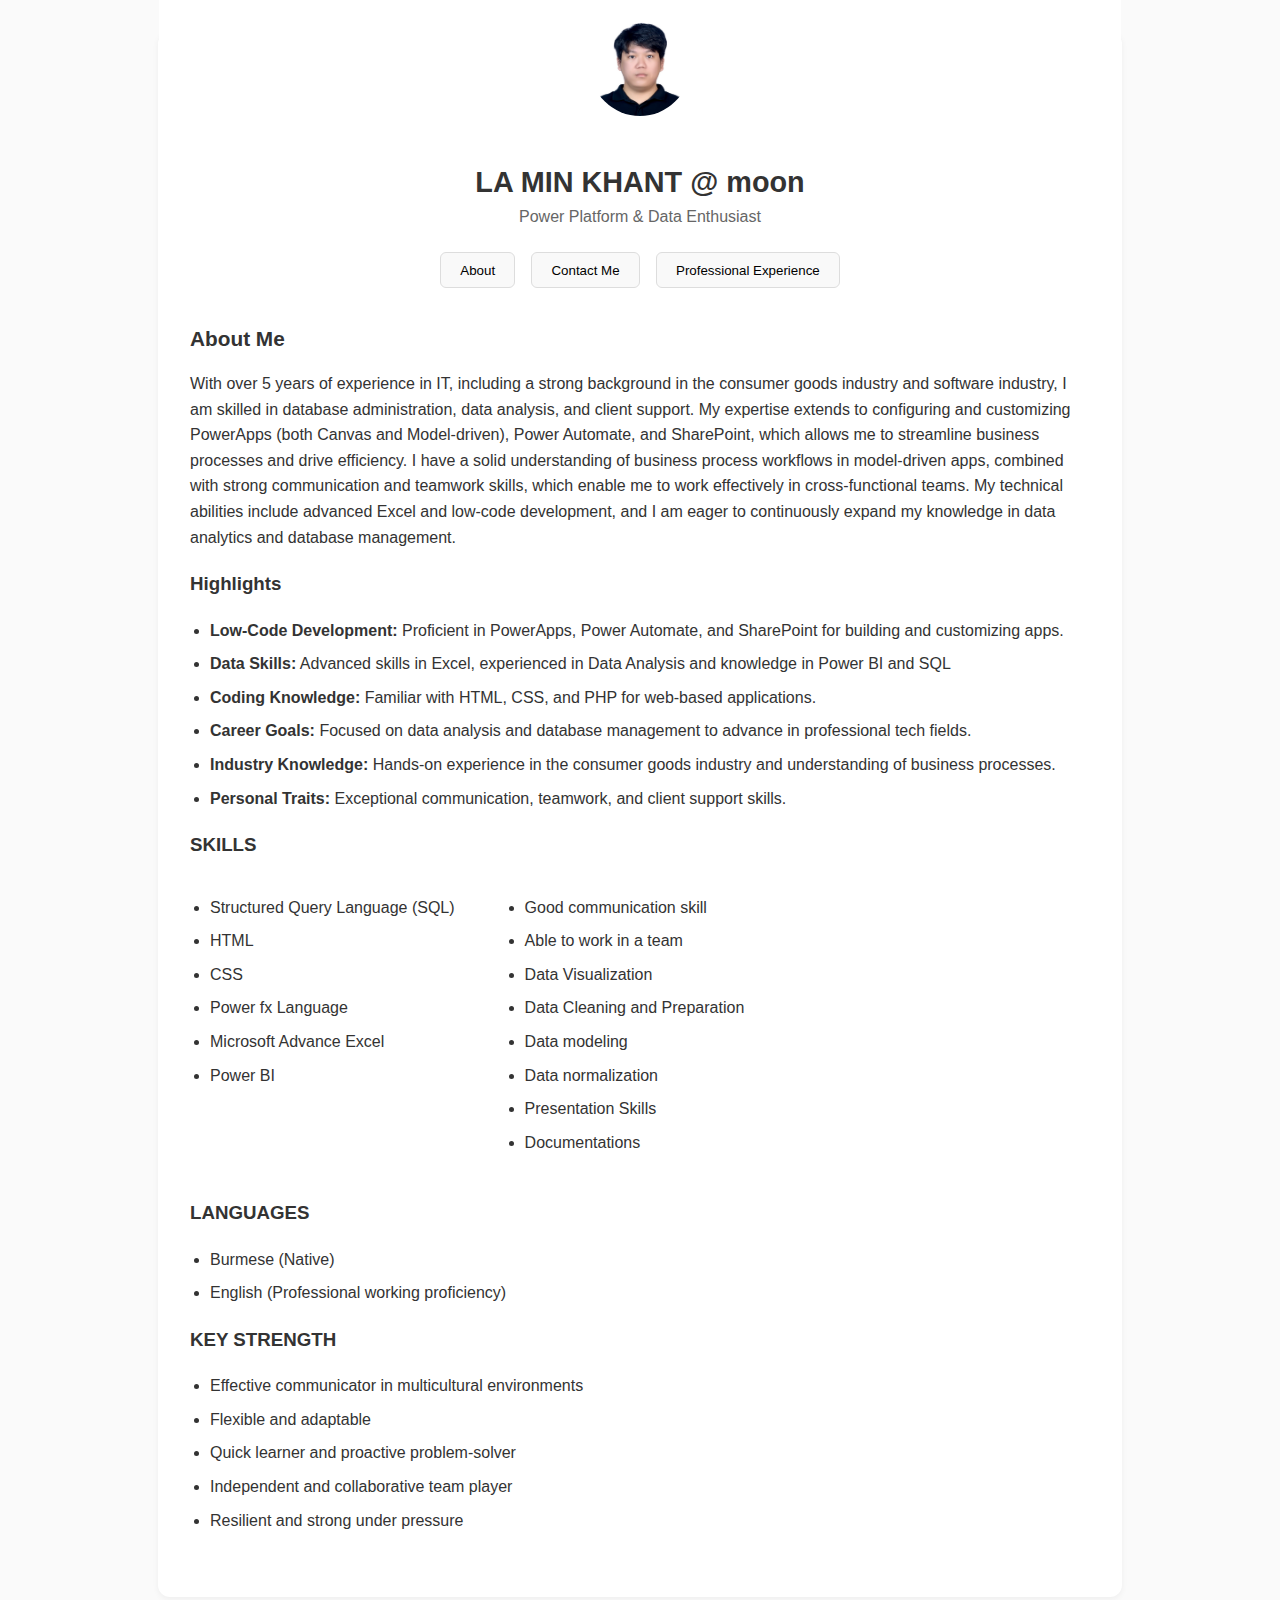
<file: index.html>
<!DOCTYPE html>
<html lang="en">
<head>
  <meta charset="UTF-8">
  <meta name="viewport" content="width=device-width, initial-scale=1.0">
  <link rel="stylesheet" href="https://cdnjs.cloudflare.com/ajax/libs/font-awesome/6.5.0/css/all.min.css">

  <title>My Portfolio</title>
  <link rel="stylesheet" href="style.css">
</head>
<body>
  <div class="container">
    <!-- Profile -->
    <header class="profile">
  <img src="img/profilepic.jpg" alt="Profile photo" class="avatar" id="profile-pic">
  <h1>LA MIN KHANT @ moon</h1>

  </header>

  <p class="subtitle">Power Platform & Data Enthusiast</p>
  
  <nav class="navbar">
  <button class="tab-link" onclick="openTab(event, 'about')">About</button>
  <button class="tab-link" onclick="openTab(event, 'contact')">Contact Me</button>
  <button class="tab-link" onclick="openTab(event, 'experience')">Professional Experience</button>
  </nav>

  <!-- Tab Contents (all inside container!) -->
  <div><br></div>
  <section id="about" class="tab-content active"> 
    <h2>About Me</h2>
      <p>
        With over 5 years of experience in IT, including a strong background in the consumer goods industry and software industry, I am
      skilled in database administration, data analysis, and client support. My expertise extends to configuring
      and customizing PowerApps (both Canvas and Model-driven), Power Automate, and SharePoint, which
      allows me to streamline business processes and drive efficiency. I have a solid understanding of business
      process workflows in model-driven apps, combined with strong communication and teamwork skills,
      which enable me to work effectively in cross-functional teams. My technical abilities include advanced
      Excel and low-code development, and I am eager to continuously expand my knowledge in data analytics
      and database management.
      </p>
      <div class="highlights">
  <h3>Highlights</h3>
  <ul>
    <li><strong>Low-Code Development:</strong> Proficient in PowerApps, Power Automate, and SharePoint for building and customizing apps.</li>
    <li><strong>Data Skills:</strong> Advanced skills in Excel, experienced in Data Analysis and knowledge in Power BI and SQL</li>
    <li><strong>Coding Knowledge:</strong> Familiar with HTML, CSS, and PHP for web-based applications.</li>
    <li><strong>Career Goals:</strong> Focused on data analysis and database management to advance in professional tech fields.</li>
    <li><strong>Industry Knowledge:</strong> Hands-on experience in the consumer goods industry and understanding of business processes.</li>
    <li><strong>Personal Traits:</strong> Exceptional communication, teamwork, and client support skills.</li>
  </ul>
</div>
<div class="section">
    <h3>SKILLS</h3>
    <div class="list-container">
      <ul>
        <li>Structured Query Language (SQL)</li>
        <li>HTML</li>
        <li>CSS</li>
        <li>Power fx Language</li>
        <li>Microsoft Advance Excel</li>
        <li>Power BI</li>
      </ul>
      <ul>
        <li>Good communication skill</li>
        <li>Able to work in a team</li>
        <li>Data Visualization</li>
        <li>Data Cleaning and Preparation</li>
        <li>Data modeling</li>
        <li>Data normalization</li>
        <li>Presentation Skills</li>
        <li>Documentations</li>
      </ul>
    </div>
  </div>

  <!-- Languages -->
  <div class="section">
    <h3>LANGUAGES</h3>
    <ul>
      <li>Burmese (Native)</li>
      <li>English (Professional working proficiency)</li>
    </ul>
  </div>

  <!-- Key Strength -->
  <div class="section">
    <h3>KEY STRENGTH</h3>
    <ul>
      <li>Effective communicator in multicultural environments</li>
      <li>Flexible and adaptable</li>
      <li>Quick learner and proactive problem-solver</li>
      <li>Independent and collaborative team player</li>
      <li>Resilient and strong under pressure</li>
    </ul>
  </div>
  </section>
  <section id="contact" class="tab-content"> 
      <h2>Contact Me</h2>
    <div class="contact-grid">
      <div>
        <p class="label">Email address</p>
        <p>laminkhant.tech@email.com</p>
      </div>
      <div>
        <p class="label">Phone number</p>
        <p>+95 9951043886</p>
        <p>+66 0805355207</p>
        </div>
      <div>
        <p class="label">Personal Blog</p>
        <p><a href="https://digitaldiarybymoon.blogspot.com/">Digital Diary</a></p>
        </div>
    </div>
  <!-- Social -->
  <h2>Follow Me</h2>
  <div class="social-links">
    <a href="https://bit.ly/laminkhant" target="_blank" class="icon-link">
      <i class="fab fa-linkedin"></i>
    </a>
    <a href="https://line.me/ti/p/SzdFCCtlt8" target="_blank" class="icon-link">
      <i class="fab fa-line"></i>
    </a>
    <a href="https://bit.ly/wamoon" target="_blank" class="icon-link">
      <i class="fab fa-whatsapp"></i>
    </a>
    <a href="https://bit.ly/lamingit" target="_blank" class="icon-link">
      <i class="fab fa-github"></i>
    </a>
  </div>
  </section>
  <section id="experience" class="tab-experience"> 
    <h2>Professional Experience</h2>
  <h3>Certificate of Identity Station Onsite Engineer (2024)</h3>
    <p>Provided specialized IT support for identity-related services. Server Installation, designed network
    diagrams and configured.
    Collaboration: Worked with development and DBA teams to resolve application incidents, including API
    checks (Postman) and database synchronization issues.
    Report Analysis: Generated daily and monthly client payment and booking reports using Power BI and
    Excel for data visualization.
    Daily Reporting: Compiled and imported reports from all stations into web-based tools for comprehensive
    data tracking.
    Client Relationships: Built strong client relationships by providing reliable support, fostering trust and
    long-term collaboration.
    </p>
  <h3>Payment Tracking Dashboard (2023)</h3>
    <p>Using Power BI, integrating data from SharePoint sources. The dashboard visualized key metrics such as
    payment history, expenses, and open status, as well as a Survey Data Dashboard for tracking employee
    feedback on various topics like office canteen, surveys, and training.
    By centralizing payment HO and branch data in one interactive dashboard, the platform enabled real-time
    analysis and decision-making, improving access to critical metrics.
    Reduced online payment tracking issues by 30% by streamlining data access and monitoring. Additionally,
    helped decrease Helpdesk ticket volumes by 25% through proactive issue resolution and self-service
    reporting.
    </p>
  <h3>Online Approval Process (2022)</h3>
    <p>Developed and implemented multiple online approval applications using the Power Platform, replacing
    manual, paper-based workflows with streamlined digital processes. Tools like Power Apps, MS Forms,
    SharePoint Online, and Power Automate (MS Flow) were utilized to automate and optimize workflows.
    Designed user-friendly interfaces to ensure ease of use and collaborated closely with management and
    stakeholders to align the apps with organizational needs. Led the implementation, testing, and
    deployment of these applications, ensuring smooth functionality and adoption.
    Achieved a 15% reduction in paper usage, contributing to cost savings and sustainability while improving
    process efficiency and enhancing user satisfaction.
    </p>
  <h3>Developed and Maintenance Pahtama Group O356SharePoint Environment (2021)</h3>
    <p>Cooperated in designing the SharePoint portal user permission and customize permission. Cooperated in
    designing SharePoint list and library development. Led in the implementation of the SharePoint
    development and testing for new features. Developed and maintained portal features, including Company
    News, Employee Work Anniversary & Birthday, Management Profile, Department Profile, Employee
    Contact Detail, Corporate Calendar, Library and Files Sharing.
    Successfully developed and maintained the SharePoint Environment for Pahtama Group, enabling
    employees to easily access their team's SOPs and other departments' SOPs in a centralized platform.</p>
    </section>
  </section>
  </div>
  <script src="script.js"></script>
</body>
</html>
</file>
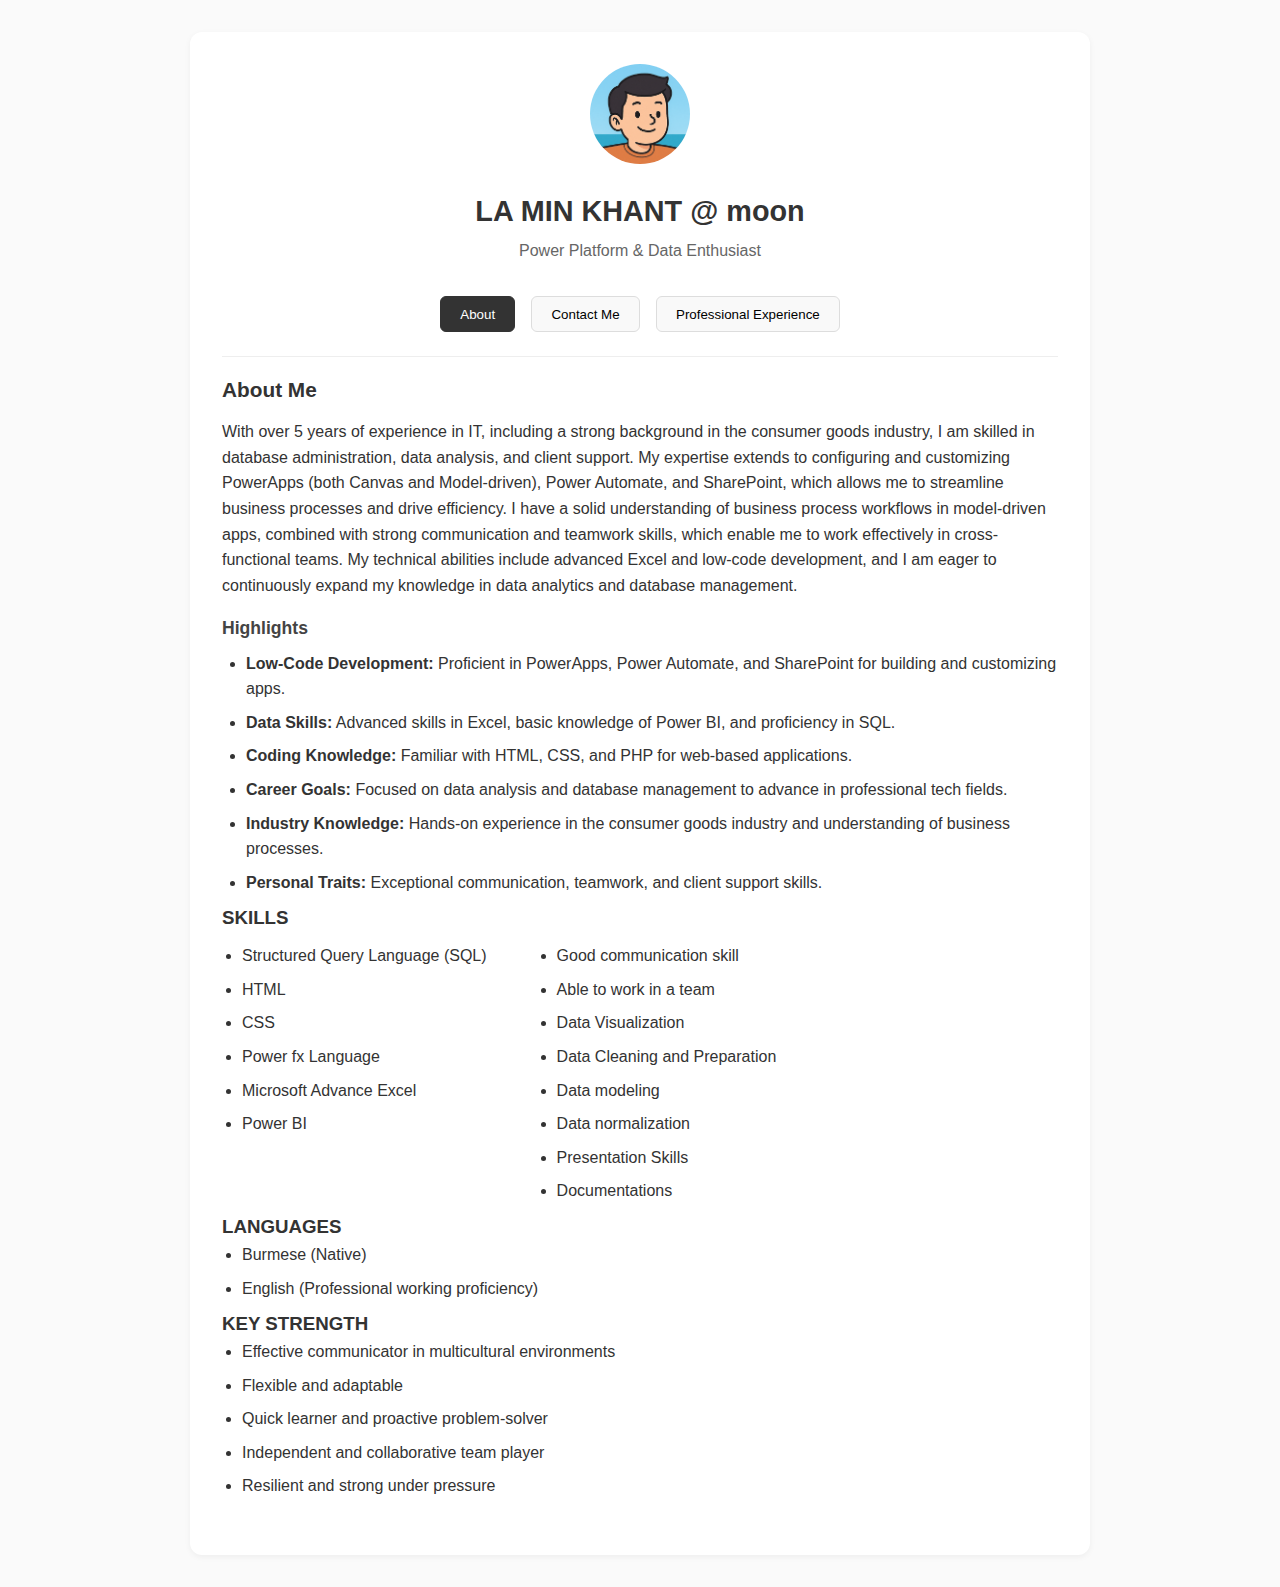
<file: portfolio/index.html>
<!DOCTYPE html>
<html lang="en">
<head>
  <meta charset="UTF-8">
  <meta name="viewport" content="width=device-width, initial-scale=1.0">
  <title>My Portfolio</title>
  <link rel="stylesheet" href="style.css">
</head>
<body>
  <div class="container">
    <!-- Profile -->
    <header class="profile">
      <img src="img/profilepic.png" alt="Profile photo" class="avatar">
      <h1>LA MIN KHANT @ moon</h1>
      <p class="subtitle">Power Platform & Data Enthusiast</p>
    </header>

    <!-- Navbar Tabs -->
    <nav class="navbar">
      <button class="tab-link active" onclick="openTab(event, 'about')">About</button>
      <button class="tab-link" onclick="openTab(event, 'resume')">Contact Me</button>
      <button class="tab-link" onclick="openTab(event, 'experience')">Professional Experience</button>
      <!-- <button class="tab-link" onclick="openTab(event, 'contactme)">Contact Me</button> -->
    </nav>

    <!-- Tab Contents -->
    <section id="about" class="tab-content active">
      <h2>About Me</h2>
      <p>
        With over 5 years of experience in IT, including a strong background in the consumer goods industry, I am
skilled in database administration, data analysis, and client support. My expertise extends to configuring
and customizing PowerApps (both Canvas and Model-driven), Power Automate, and SharePoint, which
allows me to streamline business processes and drive efficiency. I have a solid understanding of business
process workflows in model-driven apps, combined with strong communication and teamwork skills,
which enable me to work effectively in cross-functional teams. My technical abilities include advanced
Excel and low-code development, and I am eager to continuously expand my knowledge in data analytics
and database management.
      </p>
      <div class="highlights">
  <h3>Highlights</h3>
  <ul>
    <li><strong>Low-Code Development:</strong> Proficient in PowerApps, Power Automate, and SharePoint for building and customizing apps.</li>
    <li><strong>Data Skills:</strong> Advanced skills in Excel, basic knowledge of Power BI, and proficiency in SQL.</li>
    <li><strong>Coding Knowledge:</strong> Familiar with HTML, CSS, and PHP for web-based applications.</li>
    <li><strong>Career Goals:</strong> Focused on data analysis and database management to advance in professional tech fields.</li>
    <li><strong>Industry Knowledge:</strong> Hands-on experience in the consumer goods industry and understanding of business processes.</li>
    <li><strong>Personal Traits:</strong> Exceptional communication, teamwork, and client support skills.</li>
  </ul>
</div>
<div class="section">
    <h3>SKILLS</h3>
    <div class="list-container">
      <ul>
        <li>Structured Query Language (SQL)</li>
        <li>HTML</li>
        <li>CSS</li>
        <li>Power fx Language</li>
        <li>Microsoft Advance Excel</li>
        <li>Power BI</li>
      </ul>
      <ul>
        <li>Good communication skill</li>
        <li>Able to work in a team</li>
        <li>Data Visualization</li>
        <li>Data Cleaning and Preparation</li>
        <li>Data modeling</li>
        <li>Data normalization</li>
        <li>Presentation Skills</li>
        <li>Documentations</li>
      </ul>
    </div>
  </div>

  <!-- Languages -->
  <div class="section">
    <h3>LANGUAGES</h3>
    <ul>
      <li>Burmese (Native)</li>
      <li>English (Professional working proficiency)</li>
    </ul>
  </div>

  <!-- Key Strength -->
  <div class="section">
    <h3>KEY STRENGTH</h3>
    <ul>
      <li>Effective communicator in multicultural environments</li>
      <li>Flexible and adaptable</li>
      <li>Quick learner and proactive problem-solver</li>
      <li>Independent and collaborative team player</li>
      <li>Resilient and strong under pressure</li>
    </ul>
  </div>
    </section>

    <section id="resume" class="tab-content">
      <!-- <h2>Resume</h2>
      <p>
        Download my resume here:
        <a href="resume.pdf" target="_blank">📄 Resume (PDF)</a>
      </p> -->
      <!-- Contact -->
    <section class="contact">
      <h2>Contact Me</h2>
      <div class="contact-grid">
        <div>
          <p class="label">Email address</p>
          <p>laminkhant.tech@email.com</p>
        </div>
        <div>
          <p class="label">Phone number</p>
          <p>+95 9951043886</p>
          <p>+66 0805355207</p>
        </div>
        <div>
          <p class="label">Website</p>
          <p><a href="#">www.yourwebsite.com</a></p>
        </div>
      </div>
    </section>

    <!-- Social -->
    <section class="social">
      <h2>Follow Me</h2>
      <div class="social-links">
        <a href="#" class="btn">LinkedIn</a>
        <a href="#" class="btn">GitHub</a>
        <!-- <a href="#" class="btn">Medium</a>
        <a href="#" class="btn">Tableau</a> -->
      </div>
    </section>
    </section>

    <section id="experience" class="tab-content">
      <h2>Professional Experience</h2>
      <!-- <ul>
        <li><strong>IT Engineer</strong> – Bank in Bangkok (2023–Now)</li>
        <li><strong>Low-code Developer</strong> – Created apps with Power Platform</li>
        <li><strong>Support Engineer</strong> – 2+ years in IT support</li>
      </ul> -->
      <h3>Certificate of Identity Station Onsite Engineer (2024)</h3>
    <p>Provided specialized IT support for identity-related services. Server Installation, designed network
    diagrams and configured.
    Collaboration: Worked with development and DBA teams to resolve application incidents, including API
    checks (Postman) and database synchronization issues.
    Report Analysis: Generated daily and monthly client payment and booking reports using Power BI and
    Excel for data visualization.
    Daily Reporting: Compiled and imported reports from all stations into web-based tools for comprehensive
    data tracking.
    Client Relationships: Built strong client relationships by providing reliable support, fostering trust and
    long-term collaboration.
    </p>
    <h3>Payment Tracking Dashboard (2023)</h3>
    <p>Using Power BI, integrating data from SharePoint sources. The dashboard visualized key metrics such as
payment history, expenses, and open status, as well as a Survey Data Dashboard for tracking employee
feedback on various topics like office canteen, surveys, and training.
By centralizing payment HO and branch data in one interactive dashboard, the platform enabled real-time
analysis and decision-making, improving access to critical metrics.
Reduced online payment tracking issues by 30% by streamlining data access and monitoring. Additionally,
helped decrease Helpdesk ticket volumes by 25% through proactive issue resolution and self-service
reporting.
</p>
    <h3>Online Approval Process (2022)</h3>
    <p>Developed and implemented multiple online approval applications using the Power Platform, replacing
manual, paper-based workflows with streamlined digital processes. Tools like Power Apps, MS Forms,
SharePoint Online, and Power Automate (MS Flow) were utilized to automate and optimize workflows.
Designed user-friendly interfaces to ensure ease of use and collaborated closely with management and
stakeholders to align the apps with organizational needs. Led the implementation, testing, and
deployment of these applications, ensuring smooth functionality and adoption.
Achieved a 15% reduction in paper usage, contributing to cost savings and sustainability while improving
process efficiency and enhancing user satisfaction.
</p>
<h3>Developed and Maintenance Pahtama Group O356SharePoint Environment (2021)</h3>
    <p>Cooperated in designing the SharePoint portal user permission and customize permission. Cooperated in
designing SharePoint list and library development. Led in the implementation of the SharePoint
development and testing for new features. Developed and maintained portal features, including Company
News, Employee Work Anniversary & Birthday, Management Profile, Department Profile, Employee
Contact Detail, Corporate Calendar, Library and Files Sharing.
Successfully developed and maintained the SharePoint Environment for Pahtama Group, enabling
employees to easily access their team's SOPs and other departments' SOPs in a centralized platform.</p>
    </section>

    
  </div>

  <script src="script.js"></script>
</body>
</html>
</file>
<file: style.css>
Reset
* {
  margin: 0;
  padding: 0;
  box-sizing: border-box;
}

body {
  font-family: Arial, sans-serif;
  background: #fafafa;
  color: #333;
  line-height: 1.6;
}

.container {
  max-width: 900px;
  margin: 2rem auto;
  padding: 2rem;
  padding-top: 230px; /* profile height + navbar height */
  background: #fff;
  border-radius: 12px;
  box-shadow: 0 2px 6px rgba(0,0,0,0.05);
}

/* Profile fixed at top */
header.profile {
  position: fixed;
  top: 0;
  left: 50%;                 /* push to middle of screen */
  transform: translateX(-50%); /* center align */
  width: 962px;              /* match container width */
  background: #fff;
  z-index: 100;
  padding: 1rem 0;
  text-align: center;
}


/* Navbar fixed below profile */
.navbar {
  position: fixed;
  top: 220px;                /* below profile */
  left: 50%;
  transform: translateX(-50%);
  width: 900px;              /* match container width */
  background: #fff;
  z-index: 100;
  display: flex;
  justify-content: center;
  gap: 1rem;
  padding: 0.5rem;
}

/* Profile Section */
header.profile {
  text-align: center;
  height: 280px;
  margin-bottom: 2rem;
}

header.profile .avatar {
  width: 100px;
  height: 100px;
  border-radius: 50%;
  margin-bottom: 1rem;
}

header.profile h1 {
  font-size: 1.8rem;
  margin-bottom: 0.3rem;
}

.subtitle {
  position: fixed;
  top: calc(140px + 3rem); /* Default for PC */
  left: 50%;
  transform: translateX(-50%);
  z-index: 100;
  font-size: 1rem;
  color: #666;
  background: #fff;
  padding: 0 10px;
  width: 35%; /* Make it responsive */
  text-align: center; /* Center the text */
}

/* Media query for smaller screens (e.g., mobile phones)  */ 
@media (max-width: 768px) {
  .subtitle {
    top: 12rem; /* Adjust position for mobile */
    font-size: 0.9rem; /* Smaller font size for mobile */
    width: 95%; /* Adjust width for mobile */
  }
}


/* Navbar Tabs */
.navbar {
  display: flex;
  justify-content: center;
  margin: 1.5rem 0;
  gap: 1rem;
}

.tab-link {
  padding: 0.6rem 1.2rem;
  border: 1px solid #ddd;
  background: #f9f9f9;
  border-radius: 6px;
  cursor: pointer;
  transition: background 0.2s ease;
}

.tab-link:hover {
  background: #eee;
}

.tab-link.active {
  background: #333;
  color: #fff;
  border-color: #333;
}

/* Tab Content */
.tab-content {
  display: none;
  padding: 1rem 0;
  border-top: 1px solid #eee;
}

.tab-content.active {
  display: block;
}

.section ul, .highlights ul, .list-container ul {
  list-style-type: disc;
  padding-left: 20px;
}


h2 {
  font-size: 1.3rem;
  margin-bottom: 0.8rem;
  color: #333;
}

/* Contact */
.contact-grid {
  display: flex;
  justify-content: space-between;
  flex-wrap: wrap;
  gap: 1rem;
  margin-top: 1rem;
}

.contact-grid div {
  flex: 1;
  min-width: 200px;
}

.label {
  font-weight: bold;
  font-size: 0.9rem;
  color: #555;
}
/* Professional Experience Tab */
.tab-experience {
  display: none;
  padding: 1rem 0;
  border-top: 1px solid #eee;
}

.tab-experience.active {
  display: block;
}

/*skill ul*/
.list-container {
      display: flex;
      gap: 50px;
      margin-top: 10px;
    }

    ul {
      list-style-type: disc;
      padding-left: 20px;
    }

    li {
      margin-bottom: 8px;
    }

  /* Social Icons */
.social-links {
  display: flex;
  gap: 1.5rem;
  flex-wrap: wrap;
  margin-top: 1rem;
  /* justify-content: center; */
}

.icon-link {
  font-size: 2rem;
  color: #000;  /* Always black */
  transition: transform 0.2s ease;
}

.icon-link:hover {
  transform: scale(1.2); /* Slight zoom on hover */
  color: #000; /* Stay black */
}
.avatar {
  transition: opacity 0.5s ease-in-out;
}
#profile-pic {
  width: 100px;
  height: 100px;
  border-radius: 50%;
  transition: transform 0.6s ease, opacity 0.6s ease;
  backface-visibility: hidden;
}
.flip {
  transform: rotateY(180deg);
  opacity: 0;
}

p.ptext{
 text-align: justify;
}
</file>
<file: portfolio/style.css>
/* Reset */
* {
  margin: 0;
  padding: 0;
  box-sizing: border-box;
}

body {
  font-family: Arial, sans-serif;
  background: #fafafa;
  color: #333;
  line-height: 1.6;
}

.container {
  max-width: 900px;
  margin: 2rem auto;
  padding: 2rem;
  background: #fff;
  border-radius: 12px;
  box-shadow: 0 2px 6px rgba(0,0,0,0.05);
}

/* Profile Section */
header.profile {
  text-align: center;
  margin-bottom: 2rem;
}

header.profile .avatar {
  width: 100px;
  height: 100px;
  border-radius: 50%;
  margin-bottom: 1rem;
}

header.profile h1 {
  font-size: 1.8rem;
  margin-bottom: 0.3rem;
}

.subtitle {
  color: #666;
  font-size: 1rem;
}

/* Navbar Tabs */
.navbar {
  display: flex;
  justify-content: center;
  margin: 1.5rem 0;
  gap: 1rem;
}

.tab-link {
  padding: 0.6rem 1.2rem;
  border: 1px solid #ddd;
  background: #f9f9f9;
  border-radius: 6px;
  cursor: pointer;
  transition: background 0.2s ease;
}

.tab-link:hover {
  background: #eee;
}

.tab-link.active {
  background: #333;
  color: #fff;
  border-color: #333;
}

/* Tab Content */
.tab-content {
  display: none;
  padding: 1rem 0;
  border-top: 1px solid #eee;
}

.tab-content.active {
  display: block;
}

h2 {
  font-size: 1.3rem;
  margin-bottom: 0.8rem;
  color: #333;
}

/* Contact */
.contact-grid {
  display: flex;
  justify-content: space-between;
  flex-wrap: wrap;
  gap: 1rem;
  margin-top: 1rem;
}

.contact-grid div {
  flex: 1;
  min-width: 200px;
}

.label {
  font-weight: bold;
  font-size: 0.9rem;
  color: #555;
}

/* Social */
.social-links {
  display: flex;
  gap: 1rem;
  flex-wrap: wrap;
  margin-top: 1rem;
}

.btn {
  padding: 0.6rem 1.2rem;
  border: 1px solid #ddd;
  border-radius: 8px;
  text-decoration: none;
  color: #333;
  background: #f9f9f9;
  transition: background 0.2s ease;
}

.btn:hover {
  background: #eee;
}

.highlights {
  margin-top: 1rem;
}

.highlights h3 {
  font-size: 1.1rem;
  margin-bottom: 0.5rem;
  color: #444;
}

.highlights ul {
  list-style-type: disc;
  padding-left: 1.5rem;
}

.highlights li {
  margin-bottom: 0.5rem;
}


    .list-container {
      display: flex;
      gap: 50px;
      margin-top: 10px;
    }

    ul {
      list-style-type: disc;
      padding-left: 20px;
    }

    li {
      margin-bottom: 8px;
    }
</file>
